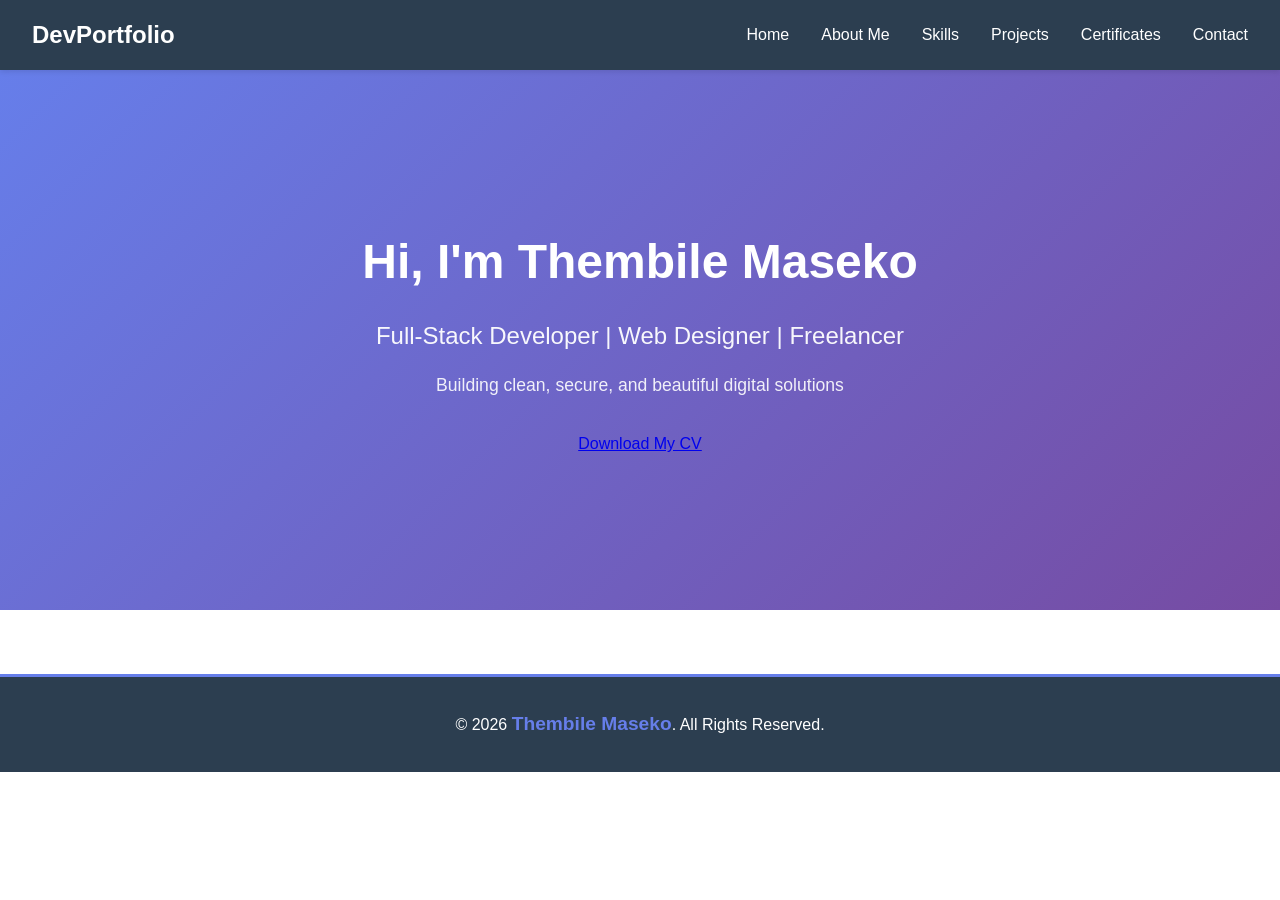
<file: index.html>
<!DOCTYPE html>
<html lang="en">
<head>
    <meta charset="UTF-8">
    <meta name="viewport" content="width=device-width, initial-scale=1.0">
    <title>My Web Developer Portfolio</title>
    <link rel="stylesheet" href="style.css">
</head>
<body>
    <nav id="navbar">
        <div class="logo">DevPortfolio</div>
        <ul>
            <li><a href="index.html">Home</a></li>
            <li><a href="about.html">About Me</a></li>
            <li><a href="skills.html">Skills</a></li>
            <li><a href="projects.html">Projects</a></li>
            <li><a href="certificates.html">Certificates</a></li>
            <li><a href="contact.html">Contact</a></li>
        </ul>
    </nav>

    <section class="hero">
        <div class="hero-content">
            <h1>Hi, I'm Thembile Maseko</h1>
            <p class="hero-subtitle">Full-Stack Developer | Web Designer | Freelancer</p>
            <p class="hero-description">Building clean, secure, and beautiful digital solutions</p>
            <a href="img.src/ThembileMasekoCV (1).pdf" target="_blank">Download My CV</a>
        </div>
    </section>
    
    <footer>
        <p>&copy; 2026 <span class="footer-name">Thembile Maseko</span>. All Rights Reserved.</p>
    </footer>
</body>
</html>
</file>
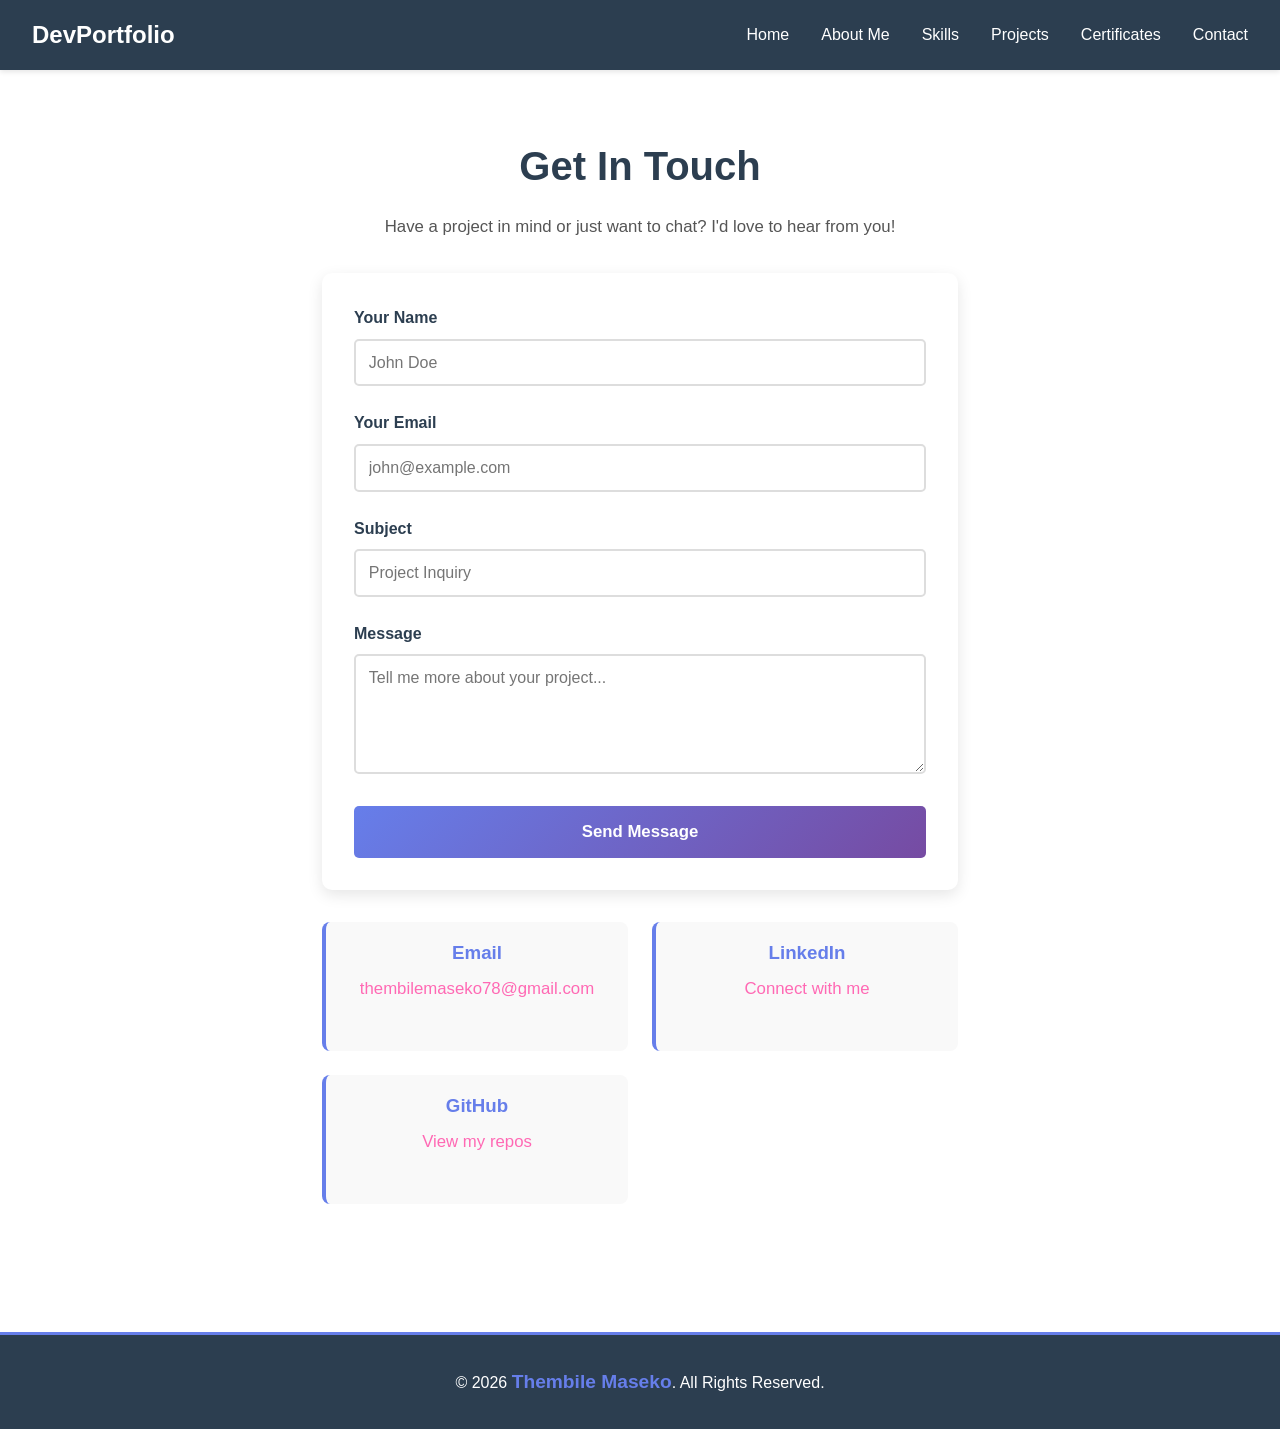
<file: contact.html>
<!DOCTYPE html>
<html lang="en">
<head>
    <meta charset="UTF-8">
    <meta name="viewport" content="width=device-width, initial-scale=1.0">
    <title>Contact Me</title>
    <link rel="stylesheet" href="style.css">
</head>
<body>
    <nav id="navbar">
        <div class="logo">DevPortfolio</div>
        <ul>
            <li><a href="index.html">Home</a></li>
            <li><a href="about.html">About Me</a></li>
            <li><a href="skills.html">Skills</a></li>
            <li><a href="projects.html">Projects</a></li>
            <li><a href="certificates.html">Certificates</a></li>
            <li><a href="contact.html">Contact</a></li>
        </ul>
    </nav>

    <section class="contact-section">
        <h1>Get In Touch</h1>
        <p>Have a project in mind or just want to chat? I'd love to hear from you!</p>

        <form class="contact-form" action="#" method="POST">
            <div class="form-group">
                <label for="name">Your Name</label>
                <input type="text" id="name" name="name" required placeholder="John Doe">
            </div>

            <div class="form-group">
                <label for="email">Your Email</label>
                <input type="email" id="email" name="email" required placeholder="john@example.com">
            </div>

            <div class="form-group">
                <label for="subject">Subject</label>
                <input type="text" id="subject" name="subject" required placeholder="Project Inquiry">
            </div>

            <div class="form-group">
                <label for="message">Message</label>
                <textarea id="message" name="message" required placeholder="Tell me more about your project..."></textarea>
            </div>

            <button type="submit" class="submit-btn">Send Message</button>
        </form>

        <div class="contact-info">
            <div class="info-item">
                <h3>Email</h3>
                <p><a href="mailto:thembilemaseko78@gmail.com" style="color: #ff69b4; text-decoration: none;">thembilemaseko78@gmail.com</a></p>
            </div>
            <div class="info-item">
                <h3>LinkedIn</h3>
                <p><a href="https://www.linkedin.com/in/thembile-maseko" target="_blank" style="color: #ff69b4; text-decoration: none;">Connect with me</a></p>
            </div>
            <div class="info-item">
                <h3>GitHub</h3>
                <p><a href="https://github.com/thembilemaseko" target="_blank" style="color: #ff69b4; text-decoration: none;">View my repos</a></p>
            </div>
        </div>
    </section>
    
    <footer>
        <p>&copy; 2026 <span class="footer-name">Thembile Maseko</span>. All Rights Reserved.</p>
    </footer>
</body>
</html>
</file>
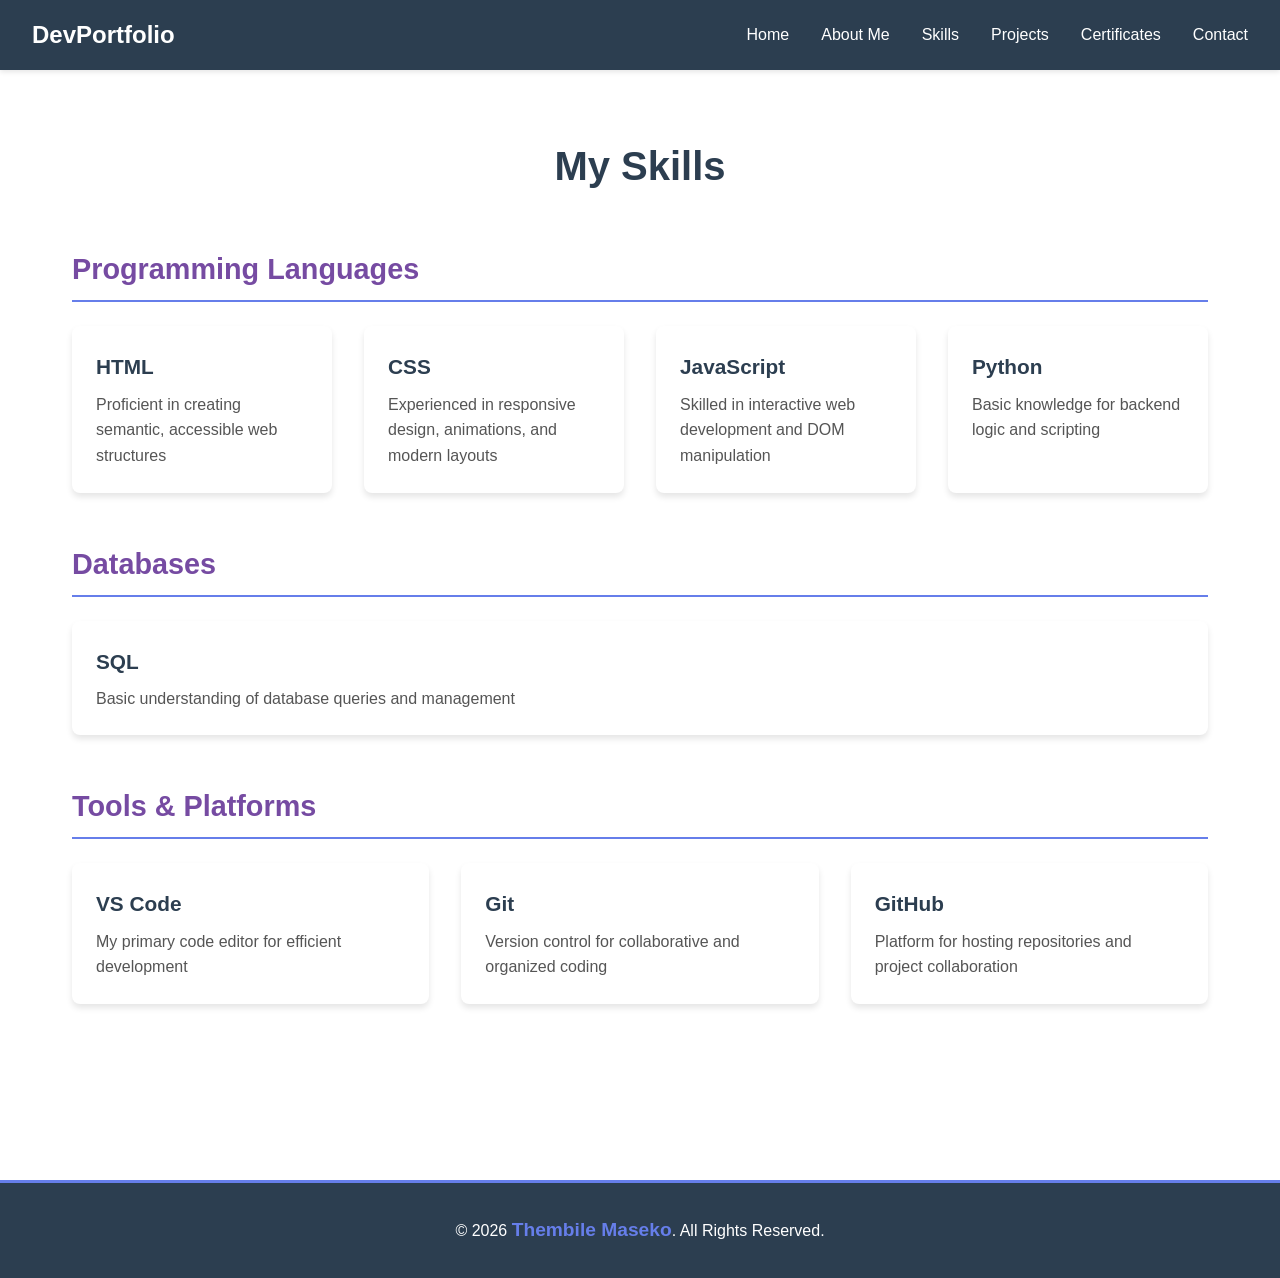
<file: skills.html>
<!DOCTYPE html>
<html lang="en">
<head>
    <meta charset="UTF-8">
    <meta name="viewport" content="width=device-width, initial-scale=1.0">
    <title>Skills</title>
    <link rel="stylesheet" href="style.css">
</head>
<body>
    <nav id="navbar">
        <div class="logo">DevPortfolio</div>
        <ul>
            <li><a href="index.html">Home</a></li>
            <li><a href="about.html">About Me</a></li>
            <li><a href="skills.html">Skills</a></li>
            <li><a href="projects.html">Projects</a></li>
            <li><a href="certificates.html">Certificates</a></li>
            <li><a href="contact.html">Contact</a></li>
        </ul>
    </nav>

    <section class="skills-section">
        <h1>My Skills</h1>
        <div class="skills-container">
            <div class="skill-category">
                <h2>Programming Languages</h2>
                <div class="skill-grid">
                    <div class="skill-item">
                        <h3>HTML</h3>
                        <p>Proficient in creating semantic, accessible web structures</p>
                    </div>
                    <div class="skill-item">
                        <h3>CSS</h3>
                        <p>Experienced in responsive design, animations, and modern layouts</p>
                    </div>
                    <div class="skill-item">
                        <h3>JavaScript</h3>
                        <p>Skilled in interactive web development and DOM manipulation</p>
                    </div>
                    <div class="skill-item">
                        <h3>Python</h3>
                        <p>Basic knowledge for backend logic and scripting</p>
                    </div>
                </div>
            </div>

            <div class="skill-category">
                <h2>Databases</h2>
                <div class="skill-grid">
                    <div class="skill-item">
                        <h3>SQL</h3>
                        <p>Basic understanding of database queries and management</p>
                    </div>
                </div>
            </div>

            <div class="skill-category">
                <h2>Tools & Platforms</h2>
                <div class="skill-grid">
                    <div class="skill-item">
                        <h3>VS Code</h3>
                        <p>My primary code editor for efficient development</p>
                    </div>
                    <div class="skill-item">
                        <h3>Git</h3>
                        <p>Version control for collaborative and organized coding</p>
                    </div>
                    <div class="skill-item">
                        <h3>GitHub</h3>
                        <p>Platform for hosting repositories and project collaboration</p>
                    </div>
                </div>
            </div>
        </div>
    </section>
    
    <footer>
        <p>&copy; 2026 <span class="footer-name">Thembile Maseko</span>. All Rights Reserved.</p>
    </footer>
</body>
</html>
</file>
<file: style.css>
/* General Styles */
* {
    margin: 0;
    padding: 0;
    box-sizing: border-box;
}

body {
    font-family: 'Segoe UI', Tahoma, Geneva, Verdana, sans-serif;
    line-height: 1.6;
    color: #333;
}

/* Navbar */
#navbar {
    background-color: #2c3e50;
    padding: 1rem 2rem;
    display: flex;
    justify-content: space-between;
    align-items: center;
    position: sticky;
    top: 0;
    box-shadow: 0 2px 5px rgba(0, 0, 0, 0.1);
}

.logo {
    color: white;
    font-size: 1.5rem;
    font-weight: bold;
}

#navbar ul {
    display: flex;
    list-style: none;
    gap: 2rem;
}

#navbar a {
    color: white;
    text-decoration: none;
    transition: color 0.3s ease;
}

#navbar a:hover {
    color: #667eea;
}

/* Hero Section */
.hero {
    background: linear-gradient(135deg, #667eea 0%, #764ba2 100%);
    color: white;
    padding: 100px 2rem;
    text-align: center;
    min-height: 60vh;
    display: flex;
    align-items: center;
    justify-content: center;
}

.hero-content {
    max-width: 600px;
}

.hero h1 {
    font-size: 3rem;
    margin-bottom: 1rem;
    font-weight: 700;
    animation: fadeInDown 0.8s ease;
}

.hero-subtitle {
    font-size: 1.5rem;
    margin-bottom: 1rem;
    opacity: 0.95;
    animation: fadeInUp 0.8s ease;
}

.hero-description {
    font-size: 1.1rem;
    margin-bottom: 2rem;
    opacity: 0.9;
    animation: fadeInUp 1s ease;
}

.cta-button {
    display: inline-block;
    padding: 12px 30px;
    background-color: white;
    color: #667eea;
    text-decoration: none;
    border-radius: 5px;
    font-weight: 600;
    transition: transform 0.3s ease, box-shadow 0.3s ease;
    animation: fadeInUp 1.2s ease;
}

.cta-button:hover {
    transform: translateY(-2px);
    box-shadow: 0 10px 20px rgba(0, 0, 0, 0.2);
}

/* About Section */
.about-container {
    display: flex;
    align-items: center;
    gap: 3rem;
    max-width: 1000px;
    margin: 4rem auto;
    padding: 0 2rem;
}

.about-image {
    flex: 1;
}

.profile-img {
    border-radius: 15px;
    box-shadow: 0 10px 30px rgba(0, 0, 0, 0.1);
    max-width: 100%;
    height: auto;
    transition: transform 0.3s ease, box-shadow 0.3s ease;
}

.profile-img:hover {
    transform: scale(1.02);
    box-shadow: 0 15px 40px rgba(0, 0, 0, 0.15);
}

.about-text {
    flex: 1;
}

.about-text h2 {
    font-size: 2rem;
    margin-bottom: 1rem;
    color: #667eea;
}

.about-text p {
    margin-bottom: 1rem;
    font-size: 1.05rem;
    line-height: 1.8;
    color: #555;
}

/* Animations */
@keyframes fadeInDown {
    from {
        opacity: 0;
        transform: translateY(-20px);
    }
    to {
        opacity: 1;
        transform: translateY(0);
    }
}

@keyframes fadeInUp {
    from {
        opacity: 0;
        transform: translateY(20px);
    }
    to {
        opacity: 1;
        transform: translateY(0);
    }
}

/* Skills Section */
.skills-section {
    padding: 4rem 2rem;
    max-width: 1200px;
    margin: 0 auto;
}

.skills-section h1 {
    text-align: center;
    font-size: 2.5rem;
    margin-bottom: 3rem;
    color: #2c3e50;
}

.skill-category {
    margin-bottom: 3rem;
}

.skill-category h2 {
    font-size: 1.8rem;
    margin-bottom: 1.5rem;
    color: #764ba2;
    border-bottom: 2px solid #667eea;
    padding-bottom: 0.5rem;
}

.skill-grid {
    display: grid;
    grid-template-columns: repeat(auto-fit, minmax(250px, 1fr));
    gap: 2rem;
}

.skill-item {
    background: white;
    padding: 1.5rem;
    border-radius: 8px;
    box-shadow: 0 4px 6px rgba(0, 0, 0, 0.1);
    transition: transform 0.3s ease, box-shadow 0.3s ease;
}

.skill-item:hover {
    transform: translateY(-5px);
    box-shadow: 0 8px 15px rgba(0, 0, 0, 0.15);
}

.skill-item h3 {
    font-size: 1.3rem;
    margin-bottom: 0.5rem;
    color: #2c3e50;
}

.skill-item p {
    color: #555;
    line-height: 1.6;
}

/* Projects Section */
#project-showcase {
    padding: 4rem 2rem;
    max-width: 1200px;
    margin: 0 auto;
}

#project-showcase h2 {
    text-align: center;
    font-size: 2.5rem;
    margin-bottom: 3rem;
    color: #2c3e50;
}

.detailed-grid {
    display: grid;
    grid-template-columns: repeat(auto-fit, minmax(280px, 1fr));
    gap: 2.5rem;
}

.project-item {
    background: white;
    border-radius: 10px;
    overflow: hidden;
    box-shadow: 0 5px 15px rgba(0, 0, 0, 0.1);
    transition: transform 0.3s ease, box-shadow 0.3s ease, border-color 0.3s ease;
    border: 2px solid transparent;
}

.project-item:hover {
    transform: translateY(-8px);
    box-shadow: 0 12px 25px rgba(0, 0, 0, 0.15);
    border-color: #667eea;
}

.project-item img {
    width: 100%;
    height: 200px;
    object-fit: cover;
}

.project-item h3 {
    font-size: 1.4rem;
    margin: 1rem;
    color: #2c3e50;
}

.project-item p {
    margin: 0 1rem;
    color: #555;
    line-height: 1.6;
}

.tags {
    display: flex;
    flex-wrap: wrap;
    gap: 0.5rem;
    margin: 1rem;
}

.tags span {
    background-color: #e8e4f3;
    color: #4a3f7f;
    padding: 0.4rem 0.8rem;
    border-radius: 20px;
    font-size: 0.85rem;
    font-weight: 500;
}

.btn-small {
    display: inline-block;
    margin: 1rem;
    padding: 0.7rem 1.5rem;
    background: linear-gradient(135deg, #667eea 0%, #764ba2 100%);
    color: white;
    text-decoration: none;
    border-radius: 5px;
    transition: transform 0.3s ease, box-shadow 0.3s ease;
    font-weight: 600;
}

.btn-small:hover {
    transform: translateY(-2px);
    box-shadow: 0 8px 15px rgba(102, 126, 234, 0.3);
}

/* Contact Section */
.contact-section {
    padding: 4rem 2rem;
    max-width: 700px;
    margin: 0 auto;
}

.contact-section h1 {
    text-align: center;
    font-size: 2.5rem;
    margin-bottom: 1rem;
    color: #2c3e50;
}

.contact-section p {
    text-align: center;
    margin-bottom: 2rem;
    color: #555;
    font-size: 1.05rem;
}

.contact-form {
    background: white;
    padding: 2rem;
    border-radius: 10px;
    box-shadow: 0 5px 15px rgba(0, 0, 0, 0.1);
}

.form-group {
    margin-bottom: 1.5rem;
}

.form-group label {
    display: block;
    margin-bottom: 0.5rem;
    color: #2c3e50;
    font-weight: 600;
}

.form-group input,
.form-group textarea {
    width: 100%;
    padding: 0.8rem;
    border: 2px solid #ddd;
    border-radius: 5px;
    font-size: 1rem;
    font-family: inherit;
    transition: border-color 0.3s ease;
}

.form-group input:focus,
.form-group textarea:focus {
    outline: none;
    border-color: #667eea;
    box-shadow: 0 0 5px rgba(102, 126, 234, 0.3);
}

.form-group textarea {
    resize: vertical;
    min-height: 120px;
}

.contact-info {
    display: grid;
    grid-template-columns: repeat(auto-fit, minmax(200px, 1fr));
    gap: 1.5rem;
    margin-top: 2rem;
}

.info-item {
    text-align: center;
    padding: 1rem;
    background: #f9f9f9;
    border-radius: 8px;
    border-left: 4px solid #667eea;
}

.info-item h3 {
    color: #667eea;
    margin-bottom: 0.5rem;
}

.info-item p {
    color: #555;
}

.submit-btn {
    width: 100%;
    padding: 1rem;
    background: linear-gradient(135deg, #667eea 0%, #764ba2 100%);
    color: white;
    border: none;
    border-radius: 5px;
    font-size: 1.05rem;
    font-weight: 600;
    cursor: pointer;
    transition: transform 0.3s ease, box-shadow 0.3s ease;
}

.submit-btn:hover {
    transform: translateY(-2px);
    box-shadow: 0 8px 15px rgba(102, 126, 234, 0.3);
}

/* Certificates Section */
.certificates-container {
    padding: 4rem 2rem;
    max-width: 1200px;
    margin: 0 auto;
}

.certificates-container h1 {
    text-align: center;
    font-size: 2.5rem;
    margin-bottom: 3rem;
    color: #2c3e50;
}

.certificates-grid {
    display: grid;
    grid-template-columns: repeat(auto-fit, minmax(300px, 1fr));
    gap: 2rem;
}

.certificate-card {
    background: white;
    border-radius: 10px;
    overflow: hidden;
    box-shadow: 0 5px 15px rgba(0, 0, 0, 0.1);
    transition: transform 0.3s ease, box-shadow 0.3s ease;
    padding: 1.5rem;
    text-align: center;
}

.certificate-card:hover {
    transform: translateY(-5px);
    box-shadow: 0 12px 25px rgba(0, 0, 0, 0.15);
}

.certificate-card h3 {
    font-size: 1.4rem;
    margin-bottom: 0.5rem;
    color: #2c3e50;
}

.certificate-card p {
    margin-bottom: 1rem;
    color: #555;
}

.certificate-card img {
    max-width: 100%;
    height: auto;
    border-radius: 8px;
    margin-top: 1rem;
}

/* Footer */
footer {
    background-color: #2c3e50;
    color: white;
    text-align: center;
    padding: 2rem;
    margin-top: 4rem;
    border-top: 3px solid #667eea;
}

footer p {
    margin: 0;
    font-size: 1rem;
}

footer .footer-name {
    font-weight: 700;
    font-size: 1.2rem;
    color: #667eea;
}

/* Responsive */
@media (max-width: 768px) {
    .hero h1 {
        font-size: 2rem;
    }

    .hero-subtitle {
        font-size: 1.2rem;
    }

    .about-container {
        flex-direction: column;
        gap: 2rem;
    }

    #navbar ul {
        gap: 1rem;
        font-size: 0.9rem;
    }
}
</file>
